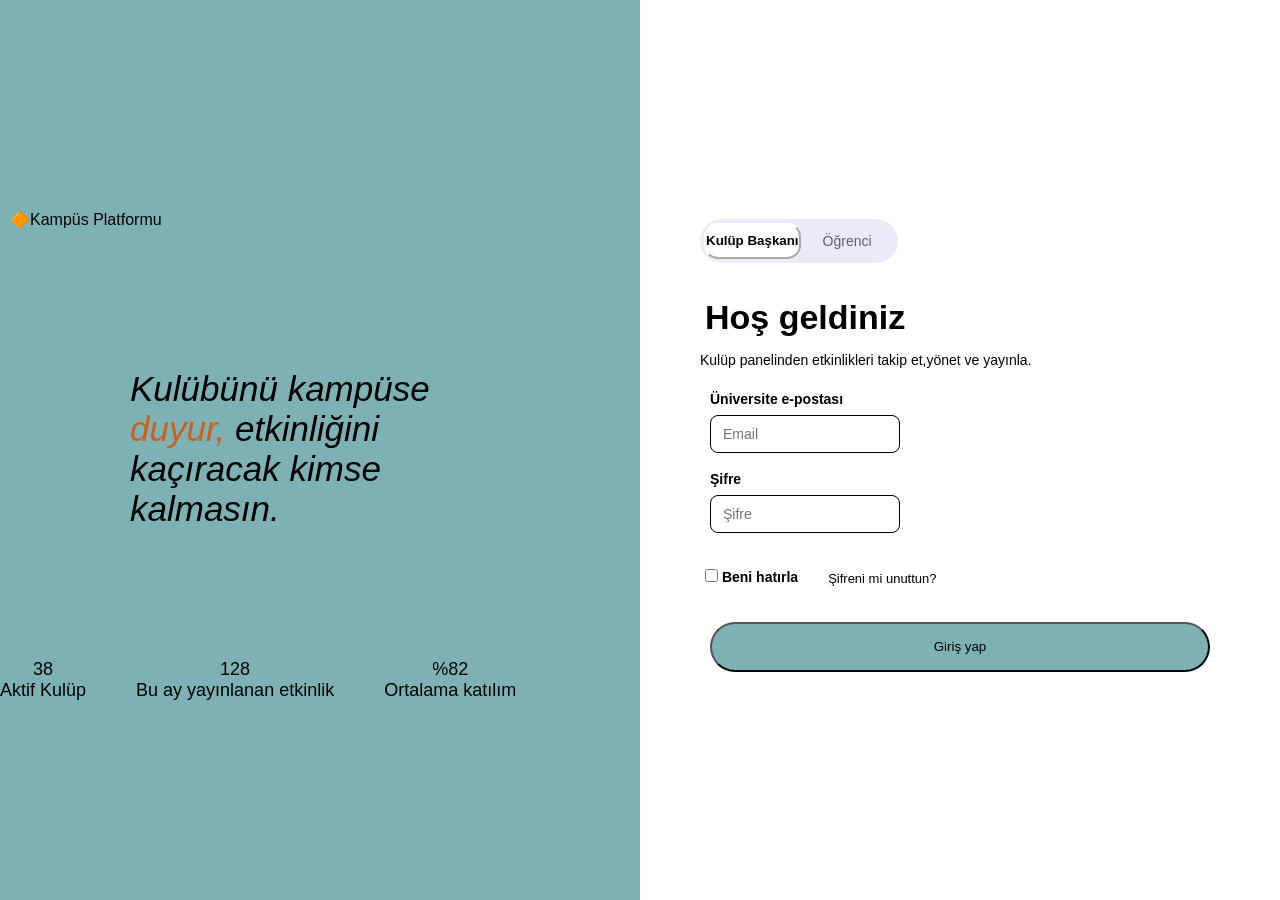
<file: index.html>
<!DOCTYPE html>
<html lang="en">
<head>
    <meta charset="UTF-8">
    <meta name="viewport" content="width=device-width, initial-scale=1.0">
    <title>Kampüs Platformu</title>
<link rel="stylesheet" href="css/style.css">
</head>
<body>
  <div class="kart">
  <div class="solpanel">
  <div class="logo"><span class="icon">🔶Kampüs Platformu</span></div>
 
  <div class="solyazı">
  Kulübünü kampüse <span style="color: rgb(202, 96, 31);" > <em>duyur,</em> </span>   etkinliğini kaçıracak kimse kalmasın.
  </div>
  <div class="altpanel">
  
  <div class="alt">
    <span class="numara">38</span><br>
    <span class="yazı">Aktif Kulüp</span>
  </div>
  <div class="alt">
    <span class="numara">128</span><br>
    <span class="yazı">Bu ay yayınlanan etkinlik</span>
  </div>
  <div class="alt">
    <span class="numara">%82</span> <br>
    <span class="yazı">Ortalama katılım</span>
    </div>
  </div>
  </div>
  <div class="sagtaraf">
  <div class="toggle">
    <button type="button" class="active" onclick="setRole(this)">Kulüp Başkanı</button>
    <button class="rol" type="button" onclick="setRole(this)">Öğrenci</button>
  </div>
  <h1>Hoş geldiniz</h1>
  <p class="altyazı">Kulüp panelinden etkinlikleri takip et,yönet ve yayınla.</p>
  <div class="ekran">
   
  <div class="login">
    <label for="email">Üniversite e-postası</label>
    <input type="email" placeholder="Email">
 
  </div>
  <div class="login">
    <label for="password">Şifre</label>
    <input type="password" placeholder="Şifre">
  </div>
  </div>
 <div class="buton">
 <label class="benihatırla">
  <input type="checkbox" name="benihatırla">
  <span>Beni hatırla</span>
 </label>
 <a href="#" class="sifrenimiunuttun">Şifreni mi unuttun?</a>
 </div>
 <button class="girisyap"  type="submit" class="girisyap">Giriş yap</button>
 </div>
  </div>
  </div>  

</body>
</html>
</file>
<file: css/style.css>
* {
    margin: 0;
    padding: 0;
    box-sizing: border-box;
}
.solpanel{
    background-color:rgb(126, 177, 180);
    width: 50%;
    height: 100vh;
 box-sizing: border-box;
 display: flex;
 flex-direction: column;
 justify-content: center;

}
.logo{
    font-family: 'Segoe UI', Tahoma, Geneva, Verdana, sans-serif;
    margin: 0px;
    padding:10px;
}
.solyazı{
   font-family: 'Segoe UI', Tahoma, Geneva, Verdana, sans-serif;
margin: 120px;
padding: 10px;
font-size: 35px;
font-style: italic;
text-align: left;

}
.altpanel{
  display: flex;
gap: 50px;
font-size: large;
font-weight: 100;
text-align: center;

}


.numara{
    font-family: 'Franklin Gothic Medium', 'Arial Narrow', Arial, sans-serif;
   

}
.yazı{
  margin-top: 4px;
  text-align: right;
}
.sagtaraf{
    
    width: 50%;
    padding: 60px;
    background-color:white;
    box-sizing: border-box;
    display: flex;
    flex-direction: column;
    justify-content: center;
    font-family: 'Segoe UI', Tahoma, Geneva, Verdana, sans-serif;

}
.sagtaraf input{
    background-color: white;
    border-radius: 6px;
    border-color: white;
    border: 1px solid;
}
.kart{
    display: flex;
    width: 100%;
    min height: 100vh;

}


.login{
  width: 200px;
  padding: 5px;
  margin: 5px;

}
.benihatırla{
    display: flex;
    align-items: center;
    gap: 8px  ;

  margin: 4px;
  font-size: small;
margin: 5px;
font-family: 'Segoe UI', Tahoma, Geneva, Verdana, sans-serif;

}
.sifrenimiunuttun{
    margin: 25px;
    font-family: 'Segoe UI', Tahoma, Geneva, Verdana, sans-serif;
    font-size: small;
    color: black;
    text-decoration: none;
 
}
.girisyap{
    padding: 3px;
    margin: 10px;
     height: 50px;
    border-radius: 30px;
  background-color:rgb(126, 177, 180) ;
  cursor: pointer;
}
label{
    font-family: 'Segoe UI', Tahoma, Geneva, Verdana, sans-serif;

}
.toggle{
    display: inline-flex;
    background: #eceaf9;
    border-radius: 30px;
    padding: 4px;
    margin-bottom: 30px;
    width: fit-content;
}
.rol{
    border: none;
    background: transparent;
    padding: 10px 22px ;
    border-radius: 30px;
    cursor: pointer;
    color: #5b5b7a;
    font-size: 14px;
}
.active{
  background: white;
  color: 3b3bde;
  font-weight: 600;
  border-radius: 14px;
  border-color: white;

}
.sagtaraf h1{
    font-family:'Segoe UI', Tahoma, Geneva, Verdana, sans-serif;
    padding: 5px;
    margin-top: 0px;
    margin-bottom: 8px;
    font-size: 34px;
}
.altyazı{
    font-size: 14px;
  margin-bottom: 10px;
  line-height: 1.5;

}
.sagtaraf label{
    font-size: 14px;
    font-weight: 600;
    font-family: 'Segoe UI', Tahoma, Geneva, Verdana, sans-serif;
    display: block;
    margin-bottom: 8px;
}
.sagtaraf input[type="email"],
.sagtaraf input[type="password"]{
width: 100%;
padding: 10px 12px;
margin-bottom: 3px;
border: 1px solid;
border-radius: 8px;
font-size: 14px;
box-sizing: border-box;
display: block;
}
.buton{
    display: flex;
   
    align-items: center;
    margin-bottom: 1px;
    font-size: 14px;

}

.yanmenu {
    background-color: rgb(126, 177, 180);
    width: 250px;
    height: 100vh;

    position: fixed;
    left: 0;
    top: 0;
}
.sidebar{
    height: 100%;
    display: flex;
    flex-direction: column;
    padding: 16px 12px;
    border-right: 1px solid #eceef3;
}
.anasayfalogo{
    font-family: 'Segoe UI', Tahoma, Geneva, Verdana, sans-serif;
    font-size: 20px;
    font-display: auto;
  align-items: center;
  color: #374151;
  padding: 15px;
}
.menu{
    font-family: 'Segoe UI', Tahoma, Geneva, Verdana, sans-serif;
 display: flex;
 flex-direction: column;
 gap: 1px;
}
.menu br{
    display: none;
}
.menu a{
    display: block;
    padding: 12px 14px;
    border-radius: 10px;
    border-left: 3px solid transparent;
    text-decoration: none;
    color: #374151;
    font-size: 14px;
    font-weight: 500;
    transition: background .15s;
}
.menu a.active{
   
    background: #eefeff;
    color:rgb(126, 177, 180);
  
   

}
.altbar{
    margin-top: auto;
    display: grid;    
    grid-template-columns: 40px 1fr;
    column-gap: 12px;
    align-items: center;
    padding: 14px 8px;
    border-top: 1px solid #eceef3;
}
.anaresim{
    border-radius: 100px;
    height: 45px;
      width: 45px;
        grid-row: 1 / span 2;   
}
.isim{
    font-family: 'Segoe UI', Tahoma, Geneva, Verdana, sans-serif;
    font-size: 14px;

     color: #1f2430;
  align-self: end;
    
}
.bolum{
    font-family: 'Segoe UI', Tahoma, Geneva, Verdana, sans-serif;
    font-size: 10px;
    color: #374151;
     align-self: start;
}
.cikis{
    font-family: 'Segoe UI', Tahoma, Geneva, Verdana, sans-serif;
    color: #374151;
    font-size: 15px;
    text-decoration: none;
    display: block;
    padding: 12px 14px;
    border-top: 1px solid #eceef3;
    font-weight: 500;
}
.cikis:hover {
  color: #dc2626;
}
header {
    background-color: #eceef3;
    height: 45px;

    display: flex;
    align-items: center;

    padding: 0 15px;

    border-bottom: 1px solid #eeeeee;

    margin-left: 250px;
}
 .arama{
    flex: 1;
    display: flex;
    justify-content: center;

 }
 .arama input{
    width: 300px;
    height: 25px;
    border: 1px solid #e5e5e5;
    border-radius: 6px;
    padding: 0 10px;
    font-size: 11px;
    outline: none;
 }
.arama input:focus{
    border-color: #aaa;
}
.zil{
    margin-left: 20px;
    font-size: 16px;
    cursor: pointer;
}
.profil{
    margin-left: 15px;
}
.profil img{
    width: 28px;
    height: 28px;
    border-radius: 50%;
    object-fit: cover;
    display: block;
}
section {
    width: 700px;
    height: 200px;
    border-radius: 10px;
    display: flex;
    flex-direction: column;
    align-items: flex-start;
    padding: 20px;
    margin-left: 270px;
    background-color: rgb(126, 177, 180);
    margin-top: 10px;
}
.anasayfagiris h1{
font-family: 'Segoe UI', Tahoma, Geneva, Verdana, sans-serif;
font-size: 30px;
margin-top: 30px;
color:#e5e5e5;
}
.anasayfagiris p{
    font-family: 'Segoe UI', Tahoma, Geneva, Verdana, sans-serif;
    font-size: 15px;
    margin-top: 15px;
    color: #e5e5e5;
 
}
.kesfet-btn {
    display: flex;
    justify-content: center;
    align-items: center;
    width: 220px;
    height: 75px;
    border: none;
    border-radius: 40px;
    cursor: pointer;
    margin-top: 20px;
    margin-left: 0;
}
.yaklasanetkinlikler {
  font-family: 'Segoe UI', Tahoma, Geneva, Verdana, sans-serif;
  margin-left: 275px;
  margin-top: 15px;
 
}
.tumunugor{
    color: rgb(126, 177, 180) ;
      font-family: 'Segoe UI', Tahoma, Geneva, Verdana, sans-serif;
  margin-left: 880px;
  margin-top: 5px;
  margin-bottom: 9px;
  font-size: medium;
  background-color: white;
  border-style: none;
 
}
.kartlar {
    display: flex;
    flex-direction: row;
    gap: 55px;
    align-items: flex-start;
    flex-wrap: wrap;
    margin-left: 255px;
    align-items: stretch
  
}

.kart1 {
 
      width: 200px;
    margin-left: 0;
      background-color: #eceef3;
      border-radius: 8px;
      padding: 0 0 12px;
}

.kart1 img {
  width: 200px;
    height: 110px;
    margin-top: 20px;
    border-radius: 20px;
    object-fit: cover;
}

.kart1 h3 {
  font-family: 'Segoe UI', Tahoma, Geneva, Verdana, sans-serif;
}

.bilgi {
  display: flex;
  gap: 12px;
  font-size: 14px;
}
.kart2{
    width: 200px;
    margin-left: 0;
    background-color:#eceef3;
    border-radius: 8px;
    padding: 0 0 12px;

}
.kart2 img{
     width: 200px;
    height: 80px;
    margin-top: 20px;
    border-radius: 20px;
    object-fit: cover;
}
.kart2 h3 {
  font-family: 'Segoe UI', Tahoma, Geneva, Verdana, sans-serif;
}

.bilgi {
  display: flex;
  gap: 12px;
  font-size: 14px;
  
}
.kart3{
      width: 200px;
    margin-left: 0;
    background-color:#eceef3;
    border-radius: 8px; 
    padding: 0 0 12px;
}
.kart3 img{
     width: 200px;
    height: 110px;
    margin-top: 20px;
    border-radius: 20px;
    object-fit: cover;
}
.kart3 h3 {
  font-family: 'Segoe UI', Tahoma, Geneva, Verdana, sans-serif;
}
.dolulukbari {
  width: 100%;
  font-family: "Inter", "Segoe UI", sans-serif;
    margin-left: 250px;   /* menü genişliği + 20px boşluk */
  width: auto;
  max-width: 700px;
  margin-top: 20px;
}

.kutuphanedoluluk {
  background: #fff;
  border-radius: 16px;
  padding: 18px 22px;
  box-shadow: 0 4px 16px rgba(0, 0, 0, 0.08);
  max-width: 700px;
  box-sizing: border-box;
}
.kutuphanedoluluk * {
  box-sizing: border-box;
}

/* Üst satır */
.kart-ust {
  display: flex;
  justify-content: space-between;
  align-items: center;
  padding-bottom: 14px;
  border-bottom: 1px solid #eef0f4;
}
.kart-ust h3 {
  margin: 0;
  font-size: 18px;
  font-weight: 700;
  color: #1f2433;
}
.anlik {
  display: flex;
  align-items: center;
  gap: 8px;
  font-size: 13px;
  font-weight: 600;
  color: #1f2433;
}
.nokta {
  width: 10px;
  height: 10px;
  border-radius: 50%;
  background: #22c55e;
  box-shadow: 0 0 0 4px rgba(34, 197, 94, 0.2);
}

/* Alt bölüm */
.kart-alt {
  display: flex;
  align-items: center;
  justify-content: space-between;
  gap: 24px;
  padding-top: 16px;
}
.yuzdebari {
  flex: 1;
  display: flex;
  flex-direction: column;
  gap: 10px;
}
.yer,
.kisisayisi {
  font-size: 14px;
  color: #4b5263;
}

/* Bar */
.bar-satir {
  display: flex;
  align-items: center;
  gap: 16px;
}
.bar {
  flex: 1;
  height: 10px;
  background: #e9eaf3;
  border-radius: 999px;
  overflow: hidden;
}
.bar-dolu {
  width: var(--doluluk);
  height: 100%;
  background: #5b3fd6;
  border-radius: 999px;
  transition: width 0.6s ease;
}
.yuzde {
  font-size: 14px;
  color: #1f2433;
  white-space: nowrap;
}

/* Resim */
.kutuphaneresim {
  width: 200px;
  height: 90px;
  flex-shrink: 0;
  object-fit: cover;
  border-radius: 10px;
}

/* Mobil */
@media (max-width: 600px) {
  .kart-alt {
    flex-direction: column;
    align-items: stretch;
  }
  .kutuphaneresim {
    width: 100%;
  }
}
.yemekhaneresim{
    width: 100%;
     width: 200px;
  height: 90px;
  flex-shrink: 0;
  object-fit: cover;
  border-radius: 10px;
}
.yemekhanedoluluk{
     background: #fff;
  border-radius: 16px;
  padding: 18px 22px;
  box-shadow: 0 4px 16px rgba(0, 0, 0, 0.08);
  max-width: 700px;
  box-sizing: border-box;
}
.sagmenu {
  position: absolute;
  top: 65px;
  right: 20px;
  width: 260px;
  height: auto;
  margin: 0;
  padding: 16px;
  background: #eceef3;
  border-radius: 8px;
  font-family: 'Segoe UI', Tahoma, Geneva, Verdana, sans-serif;
}
.yemekler {
  list-style: none;
  margin: 0;
  padding: 0;
}
.yemekler li {
  display: flex;
  justify-content: space-between;
  align-items: center;
  padding: 6px 0;
  border-bottom: 1px solid #dcdfe8;
  font-family: 'Segoe UI', Tahoma, Geneva, Verdana, sans-serif;
  font-size: 14px;
}
.kalori {
  color: #6b7280;
  font-size: 13px;
 
} 
.menu{
   border-radius: 8px;
   width: 180px;
   background-color: rgb(126, 177, 180) ;
   margin-top: 10px;
   height: 25px;
}
.tarihyemek{
    color: rgb(126, 177, 180) ;
}
.bildirimlerkutusu{
      position: absolute;
  top: 350px;
  right: 20px;
  width: 260px;
  height: auto;
  margin: 0;
  padding: 16px;
  background: #eceef3;
  border-radius: 8px;
  font-family: 'Segoe UI', Tahoma, Geneva, Verdana, sans-serif;
}
.bildirimler{
  list-style: none;
  margin: 0;
  padding: 0;
}
.bildirimler li {
  display: flex;
  justify-content: space-between;
  align-items: center;
  padding: 6px 0;
  border-bottom: 1px solid #dcdfe8;
  font-family: 'Segoe UI', Tahoma, Geneva, Verdana, sans-serif;
  font-size: 14px;
}
.saat{
  color: #6b7280;
  font-size: 13px;
 
} 
.sorusor{
    background-color: rgb(175, 229, 233) ;
    border-radius: 10px;
    width: 260px;

 position: absolute;
  top: 560px;
  right: 20px;

  height: 150px;
  margin: 0;
  padding: 16px;

 
  font-family: 'Segoe UI', Tahoma, Geneva, Verdana, sans-serif;

}
.sorusormayabasla{
    border-radius: 8px;
    background-color:  rgb(126, 177, 180);
    margin-top: 20px;
   
   width: 180px;
   
  
   height: 25px;
}
/* ================= TÜM EKRANLAR İÇİN EKLEME ================= */

img { max-width: 100%; }
body { font-family: 'Segoe UI', Tahoma, Geneva, Verdana, sans-serif; }
button, input { font-family: inherit; }
.menu-toggle { display: none; }
.ustbarmenu { display: none; font-size: 22px; cursor: pointer; }

/* ---------- Laptop / tablet: 1250px ve altı ---------- */
@media (max-width: 1250px) {

  /* Sağ kutular absolute'tan çıkıp içeriğin altına geçer */
  .sagmenu,
  .bildirimlerkutusu,
  .sorusor {
    position: static;
    width: auto;
    max-width: 500px;
    height: auto;
    margin: 20px 20px 0 275px;
  }

  /* Orta alan ekrana sığsın */
  section {
    width: auto;
    max-width: 700px;
    margin-right: 20px;
  }
  .dolulukbari {
    margin-right: 20px;
  }
  .kartlar {
    margin-left: 275px;
    margin-right: 20px;
    gap: 20px;
  }
  .tumunugor {
    display: block;
    margin-left: auto;
    margin-right: 20px;
  }
}

/* ---------- Telefon: 768px ve altı ---------- */
@media (max-width: 768px) {

  /* Sol menü gizlenir, ☰ ile açılır */
  .yanmenu {
    transform: translateX(-100%);
    transition: transform 0.25s ease;
    z-index: 100;
  }
  .menu-toggle:checked ~ .yanmenu {
    transform: translateX(0);
  }

  header { margin-left: 0; }
  .ustbarmenu { display: block; margin-right: 10px; }
  .arama input { width: 100%; }

  /* Sabit soldan boşlukları küçült */
  section,
  .yaklasanetkinlikler,
  .kartlar,
  .dolulukbari,
  .sagmenu,
  .bildirimlerkutusu,
  .sorusor {
    margin-left: 15px;
    margin-right: 15px;
    max-width: none;
  }

  section { height: auto; }
  .kesfet-btn { width: 100%; max-width: 220px; height: 55px; }

  /* Etkinlik kartları alt alta */
  .kartlar { flex-direction: column; gap: 15px; }
  .kart1, .kart2, .kart3 { width: 100%; }
  .kart1 img, .kart2 img, .kart3 img { width: 100%; height: 160px; }

  /* Doluluk kartları:
</file>
